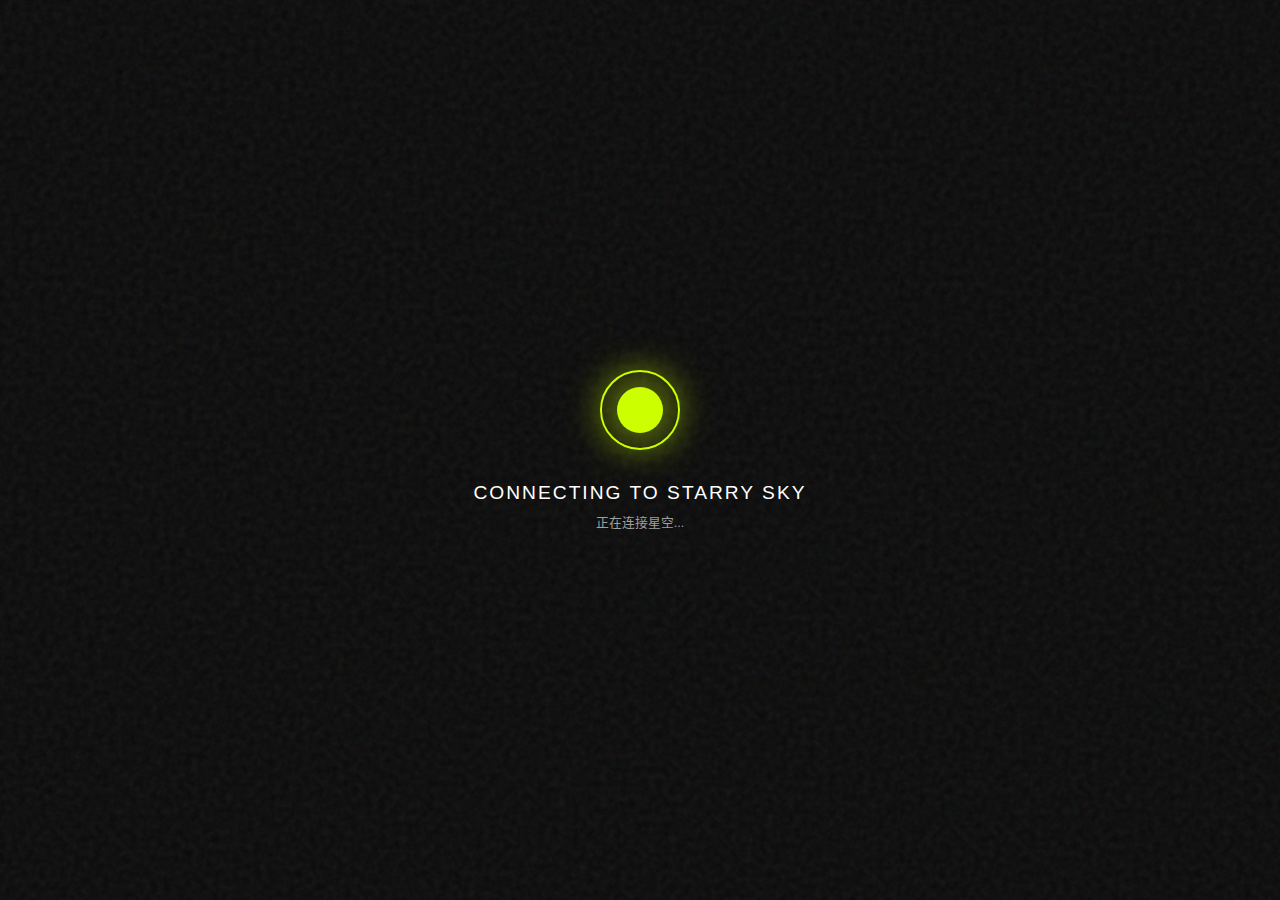
<file: audio_web/index.html>
<!DOCTYPE html>
<html lang="zh-CN">
<head>
    <meta charset="UTF-8">
    <meta name="viewport" content="width=device-width, initial-scale=1.0, maximum-scale=1.0, user-scalable=no">
    <title>Star Music | 连接中...</title>
    <link rel="shortcut icon" href="music.ico" type="image/x-icon">
    <style>
        :root {
            --primary: #ccff00;
            --bg-dark: #0a0a0a;
            --text-main: #ffffff;
            --text-sub: rgba(255, 255, 255, 0.6);
        }

        * { margin: 0; padding: 0; box-sizing: border-box; }

        body {
            background-color: var(--bg-dark);
            height: 100vh;
            width: 100vw;
            overflow: hidden;
            display: flex;
            flex-direction: column;
            align-items: center;
            justify-content: center;
            font-family: -apple-system, BlinkMacSystemFont, "SF Pro Display", "Segoe UI", Roboto, sans-serif;
            color: var(--text-main);
            position: relative;
        }

        /* 背景噪点 (保持风格一致) */
        .noise {
            position: absolute; inset: 0; z-index: 0; opacity: 0.08; pointer-events: none;
            background-image: url("data:image/svg+xml,%3Csvg viewBox='0 0 200 200' xmlns='http://www.w3.org/2000/svg'%3E%3Cfilter id='noiseFilter'%3E%3CfeTurbulence type='fractalNoise' baseFrequency='0.65' numOctaves='3' stitchTiles='stitch'/%3E%3C/filter%3E%3Crect width='100%25' height='100%25' filter='url(%23noiseFilter)'/%3E%3C/svg%3E");
        }

        /* 呼吸的星球 */
        .loader-container {
            position: relative;
            z-index: 10;
            display: flex;
            flex-direction: column;
            align-items: center;
            gap: 2rem;
        }

        .star-orb {
            width: 80px;
            height: 80px;
            border-radius: 50%;
            background: transparent;
            border: 2px solid var(--primary);
            box-shadow: 0 0 30px rgba(204, 255, 0, 0.2);
            position: relative;
            animation: pulse 2s infinite ease-in-out;
        }

        .star-orb::after {
            content: '';
            position: absolute;
            inset: 15px;
            background: var(--primary);
            border-radius: 50%;
            box-shadow: 0 0 50px var(--primary);
            animation: inner-breath 2s infinite ease-in-out;
        }

        /* 文字效果 */
        .status-text {
            font-size: 1.2rem;
            letter-spacing: 2px;
            font-weight: 300;
            color: var(--text-main);
            text-transform: uppercase;
            animation: text-fade 2s infinite;
        }

        .sub-text {
            font-size: 0.8rem;
            color: var(--text-sub);
            margin-top: -1.5rem;
        }

        /* 动画关键帧 */
        @keyframes pulse {
            0% { transform: scale(1); box-shadow: 0 0 0 0 rgba(204, 255, 0, 0.7); opacity: 1; }
            50% { transform: scale(1.1); box-shadow: 0 0 20px 10px rgba(204, 255, 0, 0); opacity: 0.8; }
            100% { transform: scale(1); box-shadow: 0 0 0 0 rgba(204, 255, 0, 0); opacity: 1; }
        }

        @keyframes inner-breath {
            0%, 100% { transform: scale(0.8); opacity: 0.5; }
            50% { transform: scale(1); opacity: 1; }
        }

        @keyframes text-fade {
            0%, 100% { opacity: 0.4; }
            50% { opacity: 1; }
        }

    </style>
    <script>
        function redirect() {
            // 这里填写你实际的文件名
            // 比如电脑版叫 pc.html，手机版叫 mobile.html
            const mobileUrl = 'music_mobile.html'; 
            const pcUrl = 'music_pc.html';       

            const isMobile = /android|webos|iphone|ipad|ipod|blackberry|iemobile|opera mini/i.test(navigator.userAgent) 
                             || window.matchMedia("(max-width: 768px)").matches;

            // 设置 1.5秒 的延迟，让用户看完这个帅气的动画
            setTimeout(() => {
                if (isMobile) {
                    window.location.replace(mobileUrl);
                } else {
                    window.location.replace(pcUrl);
                }
            }, 1500); 
        }

        // 页面加载完成后立即执行检测
        window.onload = redirect;
    </script>
</head>
<body>
    <div class="noise"></div>

    <div class="loader-container">
        <div class="star-orb"></div>
        <div class="status-text">Connecting to Starry Sky</div>
        <div class="sub-text">正在连接星空...</div>
    </div>
</body>
</html>
</file>
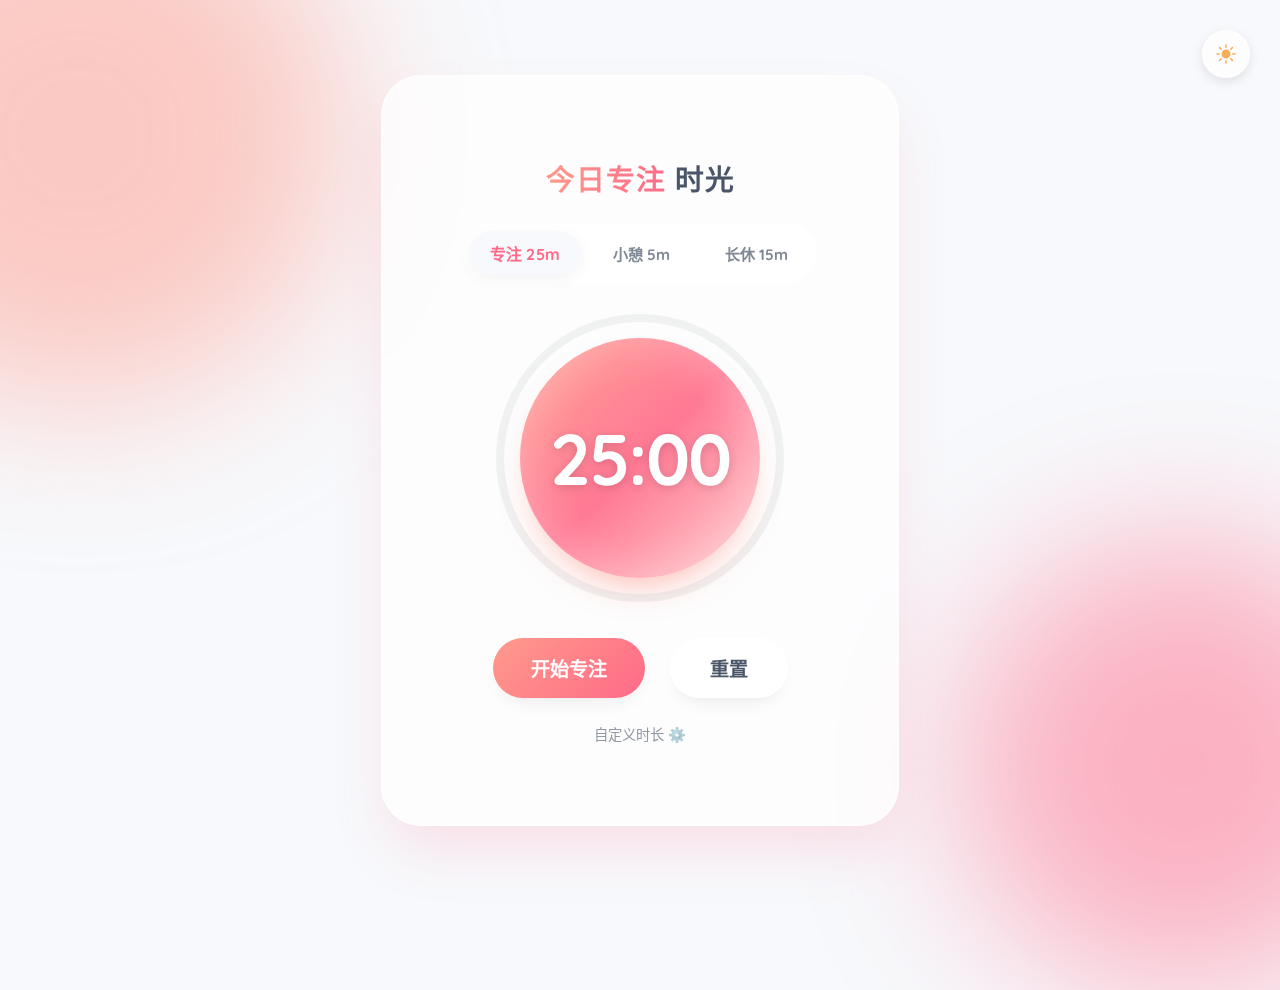
<file: tool/tomato.html>
<!DOCTYPE html>
<html lang="zh-CN">
<head>
    <meta charset="UTF-8">
    <meta name="viewport" content="width=device-width, initial-scale=1.0">
    <title>番茄钟 v4.0 </title>
    <link rel="icon" href="./ico/clock.ico" type="image/x-icon">
    <!-- 引入更圆润、清新的字体 -->
    <link href="https://fonts.googleapis.com/css2?family=Quicksand:wght@500;700&display=swap" rel="stylesheet">
    <style>
        :root {
            /* === 全新配色方案：清新/莫兰迪 (默认浅色) === */
            --bg-color: #f7f9fc;
            --text-color: #4a5568;
            --container-bg: rgba(255, 255, 255, 0.7);
            --container-border: rgba(255, 255, 255, 0.5);
            
            /* 专注模式颜色 (蜜桃粉橙) */
            --focus-primary: #ff9a8b;
            --focus-secondary: #ff6a88;
            --focus-accent: #ffcccc;
            
            /* 休息模式颜色 (海盐清蓝) */
            --break-primary: #4facfe;
            --break-secondary: #00f2fe;
            --break-accent: #a0e7ff;
            
            /* 当前激活颜色 (默认专注) */
            --active-primary: var(--focus-primary);
            --active-secondary: var(--focus-secondary);
            --active-accent: var(--focus-accent);

            /* 按钮图标颜色 */
            --toggle-icon-color: #f6ad55;
        }

        /* === 深色模式配色 (星夜/深空) === */
        [data-theme="dark"] {
            --bg-color: #1a202c; /* 深空蓝黑 */
            --text-color: #e2e8f0; /* 灰白文字 */
            --container-bg: rgba(30, 40, 55, 0.6); /* 深色磨砂 */
            --container-border: rgba(255, 255, 255, 0.1);
            
            --focus-primary: #ff7e5f;
            --focus-secondary: #feb47b;
            
            --break-primary: #00c6fb;
            --break-secondary: #005bea;

            --toggle-icon-color: #fbd38d;
        }

        * {
            margin: 0;
            padding: 0;
            box-sizing: border-box;
        }

        body {
            background-color: var(--bg-color);
            color: var(--text-color);
            font-family: 'Quicksand', sans-serif;
            height: 100vh;
            display: flex;
            flex-direction: column;
            align-items: center;
            justify-content: center;
            overflow: hidden;
            position: relative;
            transition: all 0.8s ease;
        }

        /* === 背景动态光斑 === */
        body::before, body::after {
            content: '';
            position: absolute;
            border-radius: 50%;
            filter: blur(80px);
            z-index: -1;
            opacity: 0.5;
            transition: background 1s ease;
            animation: floatBackground 20s ease-in-out infinite alternate;
        }

        body::before {
            width: 60vh; height: 60vh;
            background: var(--active-primary);
            top: -15%; left: -15%;
        }

        body::after {
            width: 50vh; height: 50vh;
            background: var(--active-secondary);
            bottom: -10%; right: -10%;
            animation-delay: -10s;
        }

        @keyframes floatBackground {
            0% { transform: translate(0, 0) scale(1); }
            50% { transform: translate(5%, 10%) scale(1.1); }
            100% { transform: translate(-5%, -5%) scale(0.9); }
        }

        /* === 主题切换按钮 === */
        .theme-toggle-btn {
            position: fixed;
            top: 30px;
            right: 30px;
            width: 48px;
            height: 48px;
            border-radius: 50%;
            background: var(--container-bg);
            border: 2px solid var(--container-border);
            cursor: pointer;
            z-index: 100;
            display: flex;
            align-items: center;
            justify-content: center;
            backdrop-filter: blur(10px);
            -webkit-backdrop-filter: blur(10px);
            box-shadow: 0 4px 12px rgba(0,0,0,0.1);
            color: var(--toggle-icon-color);
            transition: background 0.3s, border-color 0.3s, box-shadow 0.3s;
            outline: none;
        }

        .theme-toggle-btn svg {
            width: 24px;
            height: 24px;
            fill: currentColor;
            pointer-events: none;
        }

        /* 状态1: 呼吸 (默认) */
        @keyframes breatheIcon {
            0%, 100% { transform: scale(1); opacity: 0.8; }
            50% { transform: scale(1.15); opacity: 1; }
        }
        .theme-toggle-btn.breathing {
            animation: breatheIcon 3s ease-in-out infinite;
        }

        /* 状态2: 旋转 (鼠标靠近时) */
        @keyframes rotateIcon {
            from { transform: rotate(0deg); }
            to { transform: rotate(360deg); }
        }
        .theme-toggle-btn.rotating {
            animation: rotateIcon 1s linear infinite; 
        }

        /* 主容器 */
        .container {
            text-align: center;
            position: relative;
            z-index: 1;
            background: var(--container-bg);
            padding: 80px;
            border-radius: 40px;
            backdrop-filter: blur(20px);
            -webkit-backdrop-filter: blur(20px);
            border: 2px solid var(--container-border);
            box-shadow: 0 20px 60px rgba(0, 0, 0, 0.05), inset 0 0 20px rgba(255,255,255,0.1);
            transition: all 0.5s ease;
        }
        
        body:not(.break-mode) .container {
            box-shadow: 0 30px 60px -12px rgba(255, 106, 136, 0.2);
        }
        body.break-mode .container {
            box-shadow: 0 30px 60px -12px rgba(0, 242, 254, 0.2);
        }
        [data-theme="dark"] .container {
             box-shadow: 0 30px 60px -12px rgba(0, 0, 0, 0.4);
        }

        h1 {
            font-weight: 700;
            margin-bottom: 25px;
            letter-spacing: 1px;
            color: var(--text-color);
            font-size: 1.8rem;
        }
        
        .highlight-text {
             background: linear-gradient(to right, var(--active-primary), var(--active-secondary));
            -webkit-background-clip: text;
            -webkit-text-fill-color: transparent;
            transition: all 1s ease;
        }

        /* === 模式切换按钮 === */
        .modes {
            display: flex;
            gap: 15px;
            justify-content: center;
            margin-bottom: 35px;
            background: var(--container-bg);
            border: 1px solid var(--container-border);
            padding: 8px;
            border-radius: 30px;
            display: inline-flex;
        }

        .mode-btn {
            background: transparent;
            border: none;
            color: var(--text-color);
            padding: 10px 20px;
            border-radius: 25px;
            cursor: pointer;
            font-family: 'Quicksand', sans-serif;
            font-weight: 700;
            font-size: 0.95rem;
            transition: all 0.4s cubic-bezier(0.34, 1.56, 0.64, 1);
            position: relative;
            opacity: 0.7;
        }

        .mode-btn.active {
            background: var(--bg-color);
            color: var(--active-secondary);
            box-shadow: 0 4px 15px rgba(0,0,0,0.05);
            opacity: 1;
            transform: scale(1.05);
        }

        .mode-btn:hover:not(.active) {
            opacity: 1;
            background: rgba(255,255,255,0.1);
            transform: scale(1.02);
        }

        /* === 核心动画区域 === */
        .timer-core {
            position: relative;
            width: 280px;
            height: 280px;
            margin: 0 auto 40px;
            display: flex;
            align-items: center;
            justify-content: center;
        }

        .progress-ring {
            position: absolute;
            top: -10px; left: -10px;
            width: 300px; height: 300px;
            transform: rotate(-90deg);
            pointer-events: none;
            z-index: 2;
        }

        .progress-ring__circle {
            transition: stroke-dashoffset 1s linear;
            transform-origin: 50% 50%;
            stroke: var(--active-primary);
            stroke-linecap: round;
            filter: drop-shadow(0 2px 4px rgba(0,0,0,0.1));
            opacity: 0.9;
        }
        
        .progress-ring__bg {
             stroke: rgba(128,128,128,0.1);
        }

        /* 动画分层 */
        .anim-layer-action {
            position: absolute;
            width: 100%; height: 100%;
            display: flex; justify-content: center; align-items: center;
            z-index: 0;
            /* [新增] 加上 transition，确保如果动画被新的类名覆盖或移除，能平滑过渡 */
            transition: transform 0.5s cubic-bezier(0.25, 0.8, 0.25, 1);
        }

        .anim-layer-breathe {
            position: absolute;
            width: 100%; height: 100%;
            display: flex; justify-content: center; align-items: center;
            /* 关键：暂停时平滑回归 */
            transition: transform 0.6s cubic-bezier(0.25, 0.8, 0.25, 1);
            transform: scale(1);
        }

        /* 液态果冻球 */
        .blob {
            position: absolute;
            width: 240px;
            height: 240px;
            background: linear-gradient(135deg, var(--active-primary), var(--active-secondary), var(--active-accent));
            box-shadow: 
                inset 0 0 50px rgba(255,255,255,0.3),
                0 20px 40px -20px var(--active-primary);
            border-radius: 50%;
            animation: blob-float 10s ease-in-out infinite alternate, blob-morph 12s linear infinite;
            transition: all 1s cubic-bezier(0.4, 0, 0.2, 1), background 1s ease, box-shadow 1s ease;
            opacity: 0.9;
            mix-blend-mode: multiply;
        }
        
        [data-theme="dark"] .blob {
            mix-blend-mode: screen;
            opacity: 0.8;
            box-shadow: 
                inset 0 0 30px rgba(255,255,255,0.1),
                0 0 40px var(--active-primary);
        }

        @keyframes blob-morph {
            0%, 100% { border-radius: 60% 40% 30% 70% / 60% 30% 70% 40%; }
            25% { border-radius: 45% 55% 35% 65% / 55% 35% 65% 45%; }
            50% { border-radius: 30% 60% 70% 40% / 50% 60% 30% 60%; }
            75% { border-radius: 55% 45% 65% 35% / 45% 65% 35% 55%; }
        }
        @keyframes blob-float {
            0% { transform: translateY(0); }
            100% { transform: translateY(-10px); }
        }

        /* 启动动画：液态深呼吸 */
        @keyframes liquidStart {
            0% { transform: scale(1); }
            30% { transform: scale(0.92); } /* 吸气 */
            60% { transform: scale(1.05); } /* 舒展 */
            100% { transform: scale(1); }
        }
        .anim-layer-action.trigger-start {
            animation: liquidStart 0.7s cubic-bezier(0.34, 1.56, 0.64, 1);
        }

        /* [新增] 重置动画：液态回弹 (Liquid Reset) */
        /* 快速收缩后弹性归位，像一个“收”的动作 */
        @keyframes liquidReset {
            0% { transform: scale(1); opacity: 0.9; }
            40% { transform: scale(0.85); opacity: 0.7; } /* 快速收缩 */
            75% { transform: scale(1.03); opacity: 0.95; } /* 弹性溢出 */
            100% { transform: scale(1); opacity: 0.9; }   /* 稳住 */
        }
        .anim-layer-action.trigger-reset {
             animation: liquidReset 0.6s cubic-bezier(0.25, 1.2, 0.5, 1);
        }


        @keyframes deepBreathe {
            0% { transform: scale(1); }
            50% { transform: scale(1.08); } 
            100% { transform: scale(1); }
        }

        .anim-layer-breathe.running-state {
            animation: deepBreathe 4s ease-in-out infinite;
            animation-delay: 0.5s;
        }

        .time-display {
            font-family: 'Quicksand', sans-serif;
            font-size: 4.5rem;
            font-weight: 700;
            z-index: 3;
            color: white;
            text-shadow: 0 2px 10px rgba(0,0,0,0.15);
            position: relative;
            letter-spacing: -2px;
            transition: transform 0.5s ease;
        }
        
        [data-theme="dark"] .time-display {
             text-shadow: 0 4px 15px rgba(0,0,0,0.5);
        }

        .time-display.running-text {
            animation: textFloat 4s ease-in-out infinite alternate;
            animation-delay: 0.5s;
        }
        @keyframes textFloat {
            0% { transform: translateY(0); }
            100% { transform: translateY(-5px); }
        }
        
        /* === 控制按钮 === */
        .controls {
            display: flex;
            gap: 25px;
            justify-content: center;
            margin-bottom: 25px;
        }

        .control-btn {
            padding: 14px 38px;
            font-size: 1.2rem;
            border: none;
            border-radius: 50px;
            cursor: pointer;
            font-family: 'Quicksand', sans-serif;
            font-weight: 700;
            transition: all 0.4s cubic-bezier(0.34, 1.56, 0.64, 1);
            box-shadow: 0 10px 20px -10px rgba(0,0,0,0.1);
            position: relative;
            overflow: hidden;
        }
        
        .control-btn::after {
            content: '';
            position: absolute;
            top: 50%; left: 50%;
            width: 100%; height: 100%;
            background: rgba(255,255,255,0.2);
            border-radius: 50%;
            transform: translate(-50%, -50%) scale(0);
            opacity: 0;
            transition: transform 0.5s, opacity 0.3s;
        }
        .control-btn:active::after {
            transform: translate(-50%, -50%) scale(2);
            opacity: 1;
            transition: 0s;
        }

        #startPauseBtn {
            background: linear-gradient(135deg, var(--active-primary), var(--active-secondary));
            color: white;
        }

        #startPauseBtn:hover {
            transform: translateY(-3px) scale(1.03);
            box-shadow: 0 15px 35px -10px var(--active-primary);
        }
        
        #startPauseBtn:active {
             transform: translateY(-1px) scale(0.98);
        }

        #resetBtn {
            background: var(--container-bg);
            color: var(--text-color);
            border: 2px solid var(--container-border);
        }

        #resetBtn:hover {
            background: rgba(255,255,255,0.5);
            border-color: rgba(0,0,0,0.1);
            transform: translateY(-2px) scale(1.03);
        }
        
        /* === 设置面板 === */
        .settings-toggle {
            margin-top: 15px;
            cursor: pointer;
            font-size: 0.9rem;
            opacity: 0.6;
            color: var(--text-color);
            transition: opacity 0.3s, transform 0.3s cubic-bezier(0.34, 1.56, 0.64, 1);
        }
        .settings-toggle:hover { opacity: 1; transform: translateY(-2px); }
        
        .settings-panel {
            max-height: 0;
            overflow: hidden;
            transition: max-height 0.5s cubic-bezier(0.34, 1.56, 0.64, 1), padding 0.5s ease, margin 0.5s ease;
            text-align: left;
            width: 90%;
            margin: 0 auto;
            opacity: 0;
        }
        
        .settings-panel.open {
            max-height: 250px;
            margin-top: 25px;
            padding-top: 20px;
            border-top: 1px solid var(--container-border);
            opacity: 1;
        }
        
        .setting-item {
            display: flex;
            justify-content: space-between;
            margin-bottom: 12px;
            font-size: 0.95rem;
            color: var(--text-color);
            align-items: center;
        }
        
        .setting-item input {
            width: 60px;
            background: var(--bg-color);
            border: 1px solid var(--container-border);
            color: var(--text-color);
            padding: 6px;
            border-radius: 8px;
            text-align: center;
            font-family: 'Quicksand', sans-serif;
            transition: border 0.3s ease;
        }
        .setting-item input:focus {
            outline: none;
            border-color: var(--active-primary);
        }
        
        #saveSettingsBtn {
            width: 100%; 
            margin-top: 15px;
            background: linear-gradient(to right, var(--active-primary), var(--active-secondary));
            color: white;
            padding: 10px;
            border-radius: 12px;
            border: none;
            font-weight: 700;
            cursor: pointer;
            transition: transform 0.3s cubic-bezier(0.34, 1.56, 0.64, 1), box-shadow 0.3s ease;
        }
        #saveSettingsBtn:hover {
            transform: translateY(-2px);
            box-shadow: 0 5px 15px -5px var(--active-primary);
        }
        #saveSettingsBtn:active {
            transform: scale(0.98);
        }

        @keyframes finishPulse {
            0% { opacity: 0; }
            50% { opacity: 0.8; }
            100% { opacity: 0; }
        }
        .finish-overlay {
            position: fixed;
            top: 0; left: 0; width: 100%; height: 100%;
            background: radial-gradient(circle, rgba(255,255,255,0.9) 0%, rgba(255,255,255,0) 70%);
            z-index: 100;
            pointer-events: none;
            opacity: 0;
            transition: opacity 0.5s ease;
        }
        .finish-overlay.active {
            animation: finishPulse 2s ease-in-out;
        }

    </style>
</head>
<body>

    <div class="finish-overlay" id="finishOverlay"></div>

    <button class="theme-toggle-btn breathing" id="themeToggle" aria-label="切换主题">
        <svg id="themeIcon" viewBox="0 0 24 24">
            <path d="M12 2.25a.75.75 0 01.75.75v2.25a.75.75 0 01-1.5 0V3a.75.75 0 01.75-.75zM7.5 12a4.5 4.5 0 119 0 4.5 4.5 0 01-9 0zM18.894 6.166a.75.75 0 00-1.06-1.06l-1.591 1.59a.75.75 0 101.06 1.061l1.591-1.59zM21.75 12a.75.75 0 01-.75.75h-2.25a.75.75 0 010-1.5H21a.75.75 0 01.75.75zM17.834 18.894a.75.75 0 001.06-1.06l-1.59-1.591a.75.75 0 10-1.061 1.06l1.59 1.591zM12 18a.75.75 0 01.75.75V21a.75.75 0 01-1.5 0v-2.25A.75.75 0 0112 18zM7.758 17.303a.75.75 0 00-1.061-1.06l-1.591 1.59a.75.75 0 001.06 1.061l1.591-1.59zM6 12a.75.75 0 01-.75.75H3a.75.75 0 010-1.5h2.25A.75.75 0 016 12zM6.697 7.757a.75.75 0 001.06-1.06l-1.59-1.591a.75.75 0 00-1.061 1.06l1.59 1.591z" />
        </svg>
    </button>

    <div class="container">
        <h1><span class="highlight-text" id="modeTitle">今日专注</span> 时光</h1>

        <div class="modes">
            <button class="mode-btn active" data-mode="focus" data-time="25">专注 25m</button>
            <button class="mode-btn" data-mode="shortBreak" data-time="5">小憩 5m</button>
            <button class="mode-btn" data-mode="longBreak" data-time="15">长休 15m</button>
        </div>

        <div class="timer-core">
            <!-- 
                动画分层：
                1. actionLayer: 负责启动(Start)和重置(Reset)的一次性动作
                2. breatheLayer: 负责计时时的“持续呼吸”
            -->
            <div class="anim-layer-action" id="actionLayer">
                <div class="anim-layer-breathe" id="breatheLayer">
                    <div class="blob" id="energyBlob"></div>
                </div>
            </div>
            
            <svg class="progress-ring" width="300" height="300" viewBox="0 0 300 300">
                <circle class="progress-ring__bg" stroke-width="8" fill="transparent" r="140" cx="150" cy="150"/>
                <circle class="progress-ring__circle" stroke-width="8" fill="transparent" r="140" cx="150" cy="150"/>
            </svg>
            
            <div class="time-display" id="timeDisplay">25:00</div>
        </div>

        <div class="controls">
            <button id="startPauseBtn" class="control-btn">开始专注</button>
            <button id="resetBtn" class="control-btn">重置</button>
        </div>
        
        <div class="settings-toggle" id="settingsToggle">自定义时长 ⚙️</div>
        
        <div class="settings-panel" id="settingsPanel">
            <div class="setting-item">
                <label>专注时长 (分钟)</label>
                <input type="number" id="focusTimeInput" value="25" min="1" max="60">
            </div>
             <div class="setting-item">
                <label>小憩时长 (分钟)</label>
                <input type="number" id="shortBreakInput" value="5" min="1" max="30">
            </div>
             <div class="setting-item">
                <label>长休时长 (分钟)</label>
                <input type="number" id="longBreakInput" value="15" min="1" max="60">
            </div>
            <button id="saveSettingsBtn">保存设置</button>
        </div>

    </div>

    <audio id="alarmSound" preload="auto">
        <source src="[data-uri]" type="audio/mpeg">
    </audio>

    <script>
        const timeDisplay = document.getElementById('timeDisplay');
        const startPauseBtn = document.getElementById('startPauseBtn');
        const resetBtn = document.getElementById('resetBtn');
        const modeBtns = document.querySelectorAll('.mode-btn[data-mode]');
        const modeTitle = document.getElementById('modeTitle');
        const energyBlob = document.getElementById('energyBlob');
        const finishOverlay = document.getElementById('finishOverlay');
        const alarmSound = document.getElementById('alarmSound');
        
        // 动画层
        const actionLayer = document.getElementById('actionLayer');
        const breatheLayer = document.getElementById('breatheLayer');
        
        const settingsToggle = document.getElementById('settingsToggle');
        const settingsPanel = document.getElementById('settingsPanel');
        const saveSettingsBtn = document.getElementById('saveSettingsBtn');
        const focusTimeInput = document.getElementById('focusTimeInput');
        const shortBreakInput = document.getElementById('shortBreakInput');
        const longBreakInput = document.getElementById('longBreakInput');

        // 主题切换
        const themeToggle = document.getElementById('themeToggle');
        const themeIcon = document.getElementById('themeIcon');

        const circle = document.querySelector('.progress-ring__circle');
        const radius = circle.getAttribute('r');
        const circumference = radius * 2 * Math.PI;
        circle.style.strokeDasharray = `${circumference} ${circumference}`;
        circle.style.strokeDashoffset = circumference;

        let timeLeft;
        let totalTime;
        let isRunning = false;
        let timerId = null;
        let currentMode = 'focus';
        let isDark = false;

        let modeTimes = {
            focus: 25,
            shortBreak: 5,
            longBreak: 15
        };
        
        const modeTitles = {
            focus: '今日专注',
            shortBreak: '片刻小憩',
            longBreak: '深度放松'
        };

        const sunPath = "M12 2.25a.75.75 0 01.75.75v2.25a.75.75 0 01-1.5 0V3a.75.75 0 01.75-.75zM7.5 12a4.5 4.5 0 119 0 4.5 4.5 0 01-9 0zM18.894 6.166a.75.75 0 00-1.06-1.06l-1.591 1.59a.75.75 0 101.06 1.061l1.591-1.59zM21.75 12a.75.75 0 01-.75.75h-2.25a.75.75 0 010-1.5H21a.75.75 0 01.75.75zM17.834 18.894a.75.75 0 001.06-1.06l-1.59-1.591a.75.75 0 10-1.061 1.06l1.59 1.591zM12 18a.75.75 0 01.75.75V21a.75.75 0 01-1.5 0v-2.25A.75.75 0 0112 18zM7.758 17.303a.75.75 0 00-1.061-1.06l-1.591 1.59a.75.75 0 001.06 1.061l1.591-1.59zM6 12a.75.75 0 01-.75.75H3a.75.75 0 010-1.5h2.25A.75.75 0 016 12zM6.697 7.757a.75.75 0 001.06-1.06l-1.59-1.591a.75.75 0 00-1.061 1.06l1.59 1.591z";
        const moonPath = "M9.528 1.718a.75.75 0 01.162.819A8.97 8.97 0 009 6a9 9 0 009 9 8.97 8.97 0 003.463-.69.75.75 0 01.981.98 10.503 10.503 0 01-9.694 6.46c-5.799 0-10.5-4.7-10.5-10.5 0-4.368 2.667-8.112 6.46-9.694a.75.75 0 01.818.162z";

        const audioCtx = new (window.AudioContext || window.webkitAudioContext)();
        
        function playTone(freq, type, duration, vol) {
            if (audioCtx.state === 'suspended') audioCtx.resume();
            const osc = audioCtx.createOscillator();
            const gain = audioCtx.createGain();
            osc.type = type;
            osc.frequency.setValueAtTime(freq, audioCtx.currentTime);
            gain.gain.setValueAtTime(vol, audioCtx.currentTime);
            gain.gain.exponentialRampToValueAtTime(0.01, audioCtx.currentTime + duration);
            osc.connect(gain);
            gain.connect(audioCtx.destination);
            osc.start();
            osc.stop(audioCtx.currentTime + duration);
        }

        const sfx = {
            start: () => {
                playTone(440, 'sine', 0.3, 0.1); 
                setTimeout(() => playTone(660, 'sine', 0.4, 0.1), 100); 
            },
            pause: () => {
                playTone(400, 'sine', 0.3, 0.1); 
                setTimeout(() => playTone(300, 'sine', 0.4, 0.1), 100);
            },
            click: () => {
                playTone(800, 'sine', 0.1, 0.05);
            }
        };


        function init() {
            switchMode('focus');
            
            startPauseBtn.addEventListener('click', toggleTimer);
            resetBtn.addEventListener('click', resetTimer);
            modeBtns.forEach(btn => {
                btn.addEventListener('click', (e) => {
                    sfx.click();
                    switchMode(e.target.dataset.mode);
                });
            });
            
            settingsToggle.addEventListener('click', () => {
                sfx.click();
                settingsPanel.classList.toggle('open');
                settingsToggle.textContent = settingsPanel.classList.contains('open') ? '收起设置 ▴' : '自定义时长 ⚙️';
            });
            
            saveSettingsBtn.addEventListener('click', () => {
                sfx.click();
                saveSettings();
            });

            themeToggle.addEventListener('click', () => {
                sfx.click();
                toggleTheme();
            });
            
            document.addEventListener('mousemove', handleMouseMove);
        }

        function handleMouseMove(e) {
            const rect = themeToggle.getBoundingClientRect();
            const btnX = rect.left + rect.width / 2;
            const btnY = rect.top + rect.height / 2;
            const dist = Math.hypot(e.clientX - btnX, e.clientY - btnY);
            const threshold = 300; 

            if (dist < threshold) {
                themeToggle.classList.remove('breathing');
                themeToggle.classList.add('rotating');
                const speed = 0.5 + (dist / threshold) * 2.0; 
                themeToggle.style.animationDuration = `${speed}s`;
            } else {
                themeToggle.classList.remove('rotating');
                themeToggle.classList.add('breathing');
                themeToggle.style.animationDuration = ''; 
            }
        }

        function toggleTheme() {
            isDark = !isDark;
            document.documentElement.setAttribute('data-theme', isDark ? 'dark' : 'light');
            const pathElement = themeIcon.querySelector('path');
            pathElement.setAttribute('d', isDark ? moonPath : sunPath);
        }

        function switchMode(mode) {
            if (isRunning) toggleTimer();
            currentMode = mode;
            
            modeBtns.forEach(btn => btn.classList.remove('active'));
            document.querySelector(`[data-mode="${mode}"]`).classList.add('active');
            modeTitle.textContent = modeTitles[mode];
            
            totalTime = modeTimes[mode] * 60;
            timeLeft = totalTime;
            updateDisplay();
            setProgress(0);
            
            if (mode === 'focus') {
                document.documentElement.style.setProperty('--active-primary', 'var(--focus-primary)');
                document.documentElement.style.setProperty('--active-secondary', 'var(--focus-secondary)');
                document.documentElement.style.setProperty('--active-accent', 'var(--focus-accent)');
                document.body.classList.remove('break-mode');
                startPauseBtn.textContent = '开始专注';
            } else {
                document.documentElement.style.setProperty('--active-primary', 'var(--break-primary)');
                document.documentElement.style.setProperty('--active-secondary', 'var(--break-secondary)');
                document.documentElement.style.setProperty('--active-accent', 'var(--break-accent)');
                document.body.classList.add('break-mode');
                startPauseBtn.textContent = mode === 'shortBreak' ? '开始小憩' : '开始休息';
            }
        }

        function toggleTimer() {
            if (isRunning) {
                // === 暂停逻辑 ===
                sfx.pause(); 
                clearInterval(timerId);
                startPauseBtn.textContent = '继续';
                breatheLayer.classList.remove('running-state');
                timeDisplay.classList.remove('running-text');
            } else {
                // === 开始逻辑 ===
                sfx.start(); 
                
                actionLayer.classList.remove('trigger-start');
                actionLayer.classList.remove('trigger-reset'); // 确保没有冲突
                void actionLayer.offsetWidth; 
                actionLayer.classList.add('trigger-start');
                setTimeout(() => actionLayer.classList.remove('trigger-start'), 700);
                
                breatheLayer.classList.add('running-state');
                timeDisplay.classList.add('running-text');
                
                timerId = setInterval(() => {
                    timeLeft--;
                    updateDisplay();
                    const progress = 1 - (timeLeft / totalTime);
                    setProgress(progress);

                    if (timeLeft <= 0) {
                        finishTimer();
                    }
                }, 1000);
                startPauseBtn.textContent = '暂停';
            }
            isRunning = !isRunning;
        }

        function resetTimer() {
            // 播放一个类似于暂停但更干脆的音效，或者沿用pause
            sfx.pause(); 
            
            if (isRunning) {
                // 如果正在运行，先停止计时器，移除呼吸类名
                // 注意：toggleTimer里会移除running-state，这会触发breatheLayer的transition回缩
                toggleTimer(); 
            }
            
            timeLeft = totalTime;
            updateDisplay();
            setProgress(0);
            switchMode(currentMode);
            
            breatheLayer.classList.remove('running-state');
            timeDisplay.classList.remove('running-text');
            
            // [新增] 触发重置动画 (Liquid Reset)
            // 先清理所有可能的动画类
            actionLayer.classList.remove('trigger-start');
            actionLayer.classList.remove('trigger-reset');
            
            // 强制重绘，确保动画能重新触发
            void actionLayer.offsetWidth; 
            
            // 添加重置动画类
            actionLayer.classList.add('trigger-reset');
            
            // 动画结束后清理类名
            setTimeout(() => actionLayer.classList.remove('trigger-reset'), 600);
        }

        function finishTimer() {
            clearInterval(timerId);
            isRunning = false;
            switchMode(currentMode);
            timeLeft = 0;
            updateDisplay();
            setProgress(1);
            
            breatheLayer.classList.remove('running-state');
            timeDisplay.classList.remove('running-text');
            
            try {
                alarmSound.currentTime = 0;
                alarmSound.play();
            } catch(e) { console.log("Autoplay blocked"); }
            
            finishOverlay.classList.add('active');
            setTimeout(() => {
                finishOverlay.classList.remove('active');
                resetTimer(); 
            }, 2500);
        }

        function updateDisplay() {
            const minutes = Math.floor(timeLeft / 60);
            const seconds = timeLeft % 60;
            const displayString = `${minutes.toString().padStart(2, '0')}:${seconds.toString().padStart(2, '0')}`;
            timeDisplay.textContent = displayString;
            document.title = `${displayString} - 清新番茄钟`;
        }
        
        function setProgress(percent) {
            const offset = circumference - (percent * circumference);
            circle.style.strokeDashoffset = offset;
        }
        
        function saveSettings() {
            const focusVal = parseInt(focusTimeInput.value);
            const shortBreakVal = parseInt(shortBreakInput.value);
            const longBreakVal = parseInt(longBreakInput.value);
            
            if (focusVal > 0 && shortBreakVal > 0 && longBreakVal > 0) {
                modeTimes.focus = focusVal;
                modeTimes.shortBreak = shortBreakVal;
                modeTimes.longBreak = longBreakVal;
                
                document.querySelector('[data-mode="focus"]').textContent = `专注 ${focusVal}m`;
                document.querySelector('[data-mode="shortBreak"]').textContent = `小憩 ${shortBreakVal}m`;
                document.querySelector('[data-mode="longBreak"]').textContent = `长休 ${longBreakVal}m`;
                
                switchMode(currentMode);
                settingsPanel.classList.remove('open');
                settingsToggle.textContent = '自定义时长 ⚙️';
            } else {
                alert("请输入有效的时间（大于0分钟）");
            }
        }

        init();

    </script>
</body>
</html>
</file>
